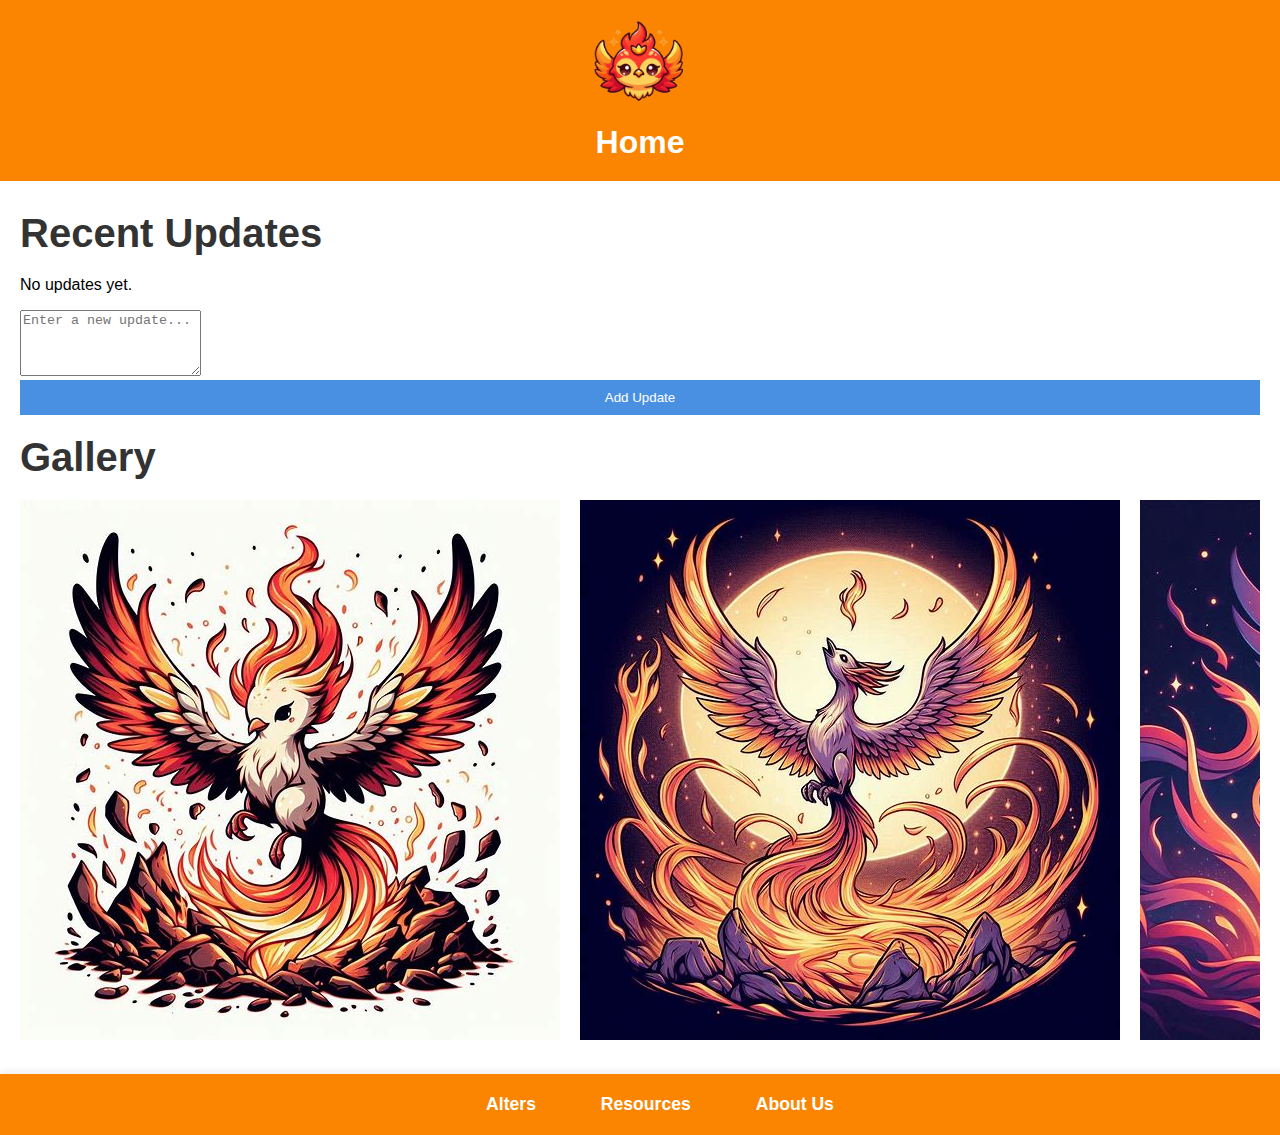
<file: index.html>
<!DOCTYPE html>
<html lang="en">
<head>
    <meta charset="UTF-8">
    <meta name="viewport" content="width=device-width, initial-scale=1.0">
    <title>My DID System</title>
    <link rel="stylesheet" href="css/styles.css">
    <link rel="preconnect" href="https://fonts.googleapis.com">
    <link rel="preconnect" href="https://fonts.gstatic.com" crossorigin>
    <link href="https://fonts.googleapis.com/css2?family=Quicksand:wght@300..700&display=swap" rel="stylesheet">
</head>
<body>
    <header>
        <div class="header-content Quicksand">
            <img src="images/phoenix.png" alt="System Logo" class="header-image">
            <h1>Home</h1>
        </div>
    </header>    

    <main class="main-content">
        <section class="updates-section">
            <h2>Recent Updates</h2>
            <div id="updates-container" class="updates-container">
                <!-- Updates will be displayed here -->
            </div>
            <div class="update-input">
                <textarea id="update-text" placeholder="Enter a new update..." rows="4"></textarea>
                <button id="add-update-btn">Add Update</button>
            </div>
        </section>

        <!-- Scrolling Gallery Section -->
        <section class="scrolling-gallery">
            <h2 class="gallery-title">Gallery</h2>
            <div class="gallery-container">
                <div class="gallery-item">
                    <img src="images/phoenix1.jpg" alt="Image 1">
                </div>
                <div class="gallery-item">
                    <img src="images/phoenix2.jpg" alt="Image 2">
                </div>
                <div class="gallery-item">
                    <img src="images/phoenix3.jpg" alt="Image 3">
                </div>
                <div class="gallery-item">
                    <img src="images/phoenix4.jpg" alt="Image 4">
                </div>
                <div class="gallery-item">
                    <img src="images/phoenix5.jpg" alt="Image 5">
                </div>
                <!-- Add more gallery items as needed -->
            </div>
        </section>
    </main>

    </main>

    <footer>
        <nav class="Quicksand">
            <ul>
                <li><a href="alters.html">Alters</a></li>
                <li><a href="resources.html">Resources</a></li>
                <li><a href="about.html">About Us</a></li>
            </ul>
        </nav>
    </footer>

    <script src="script.js"></script>
</body>
</file>
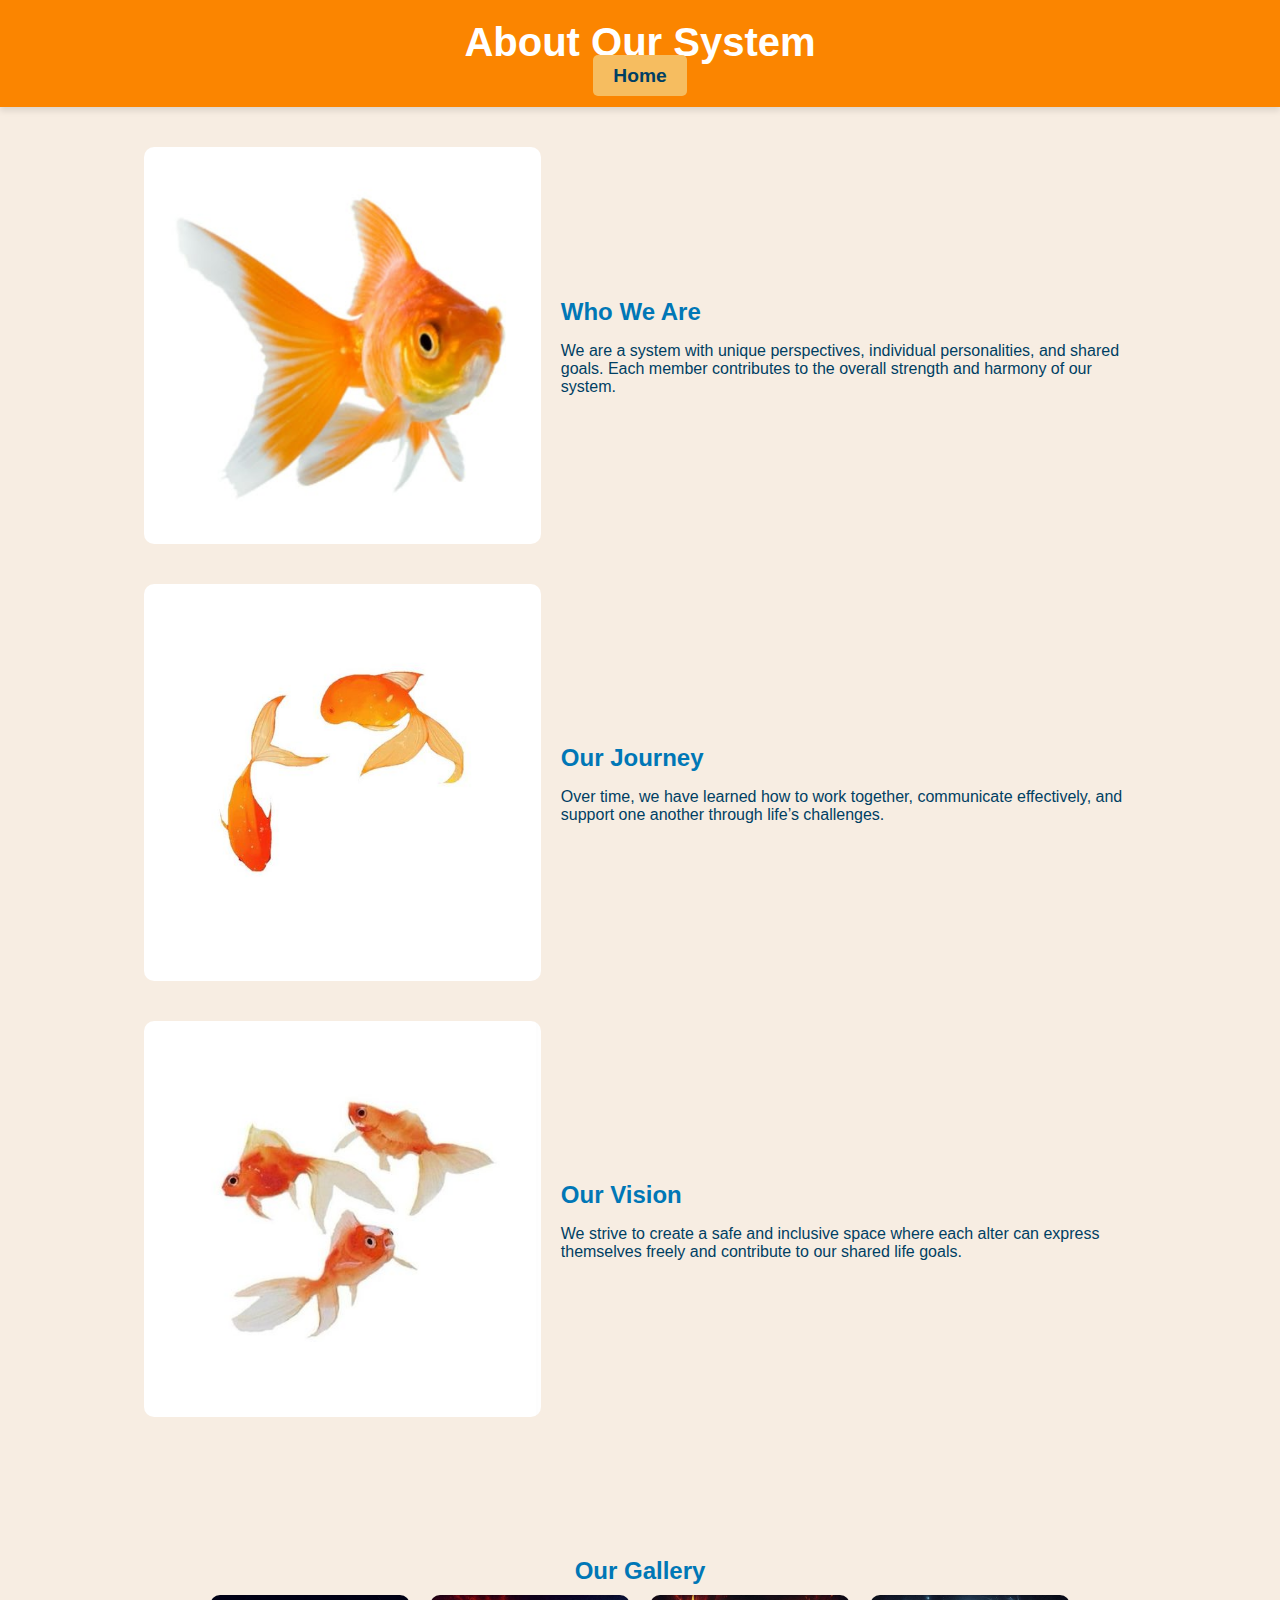
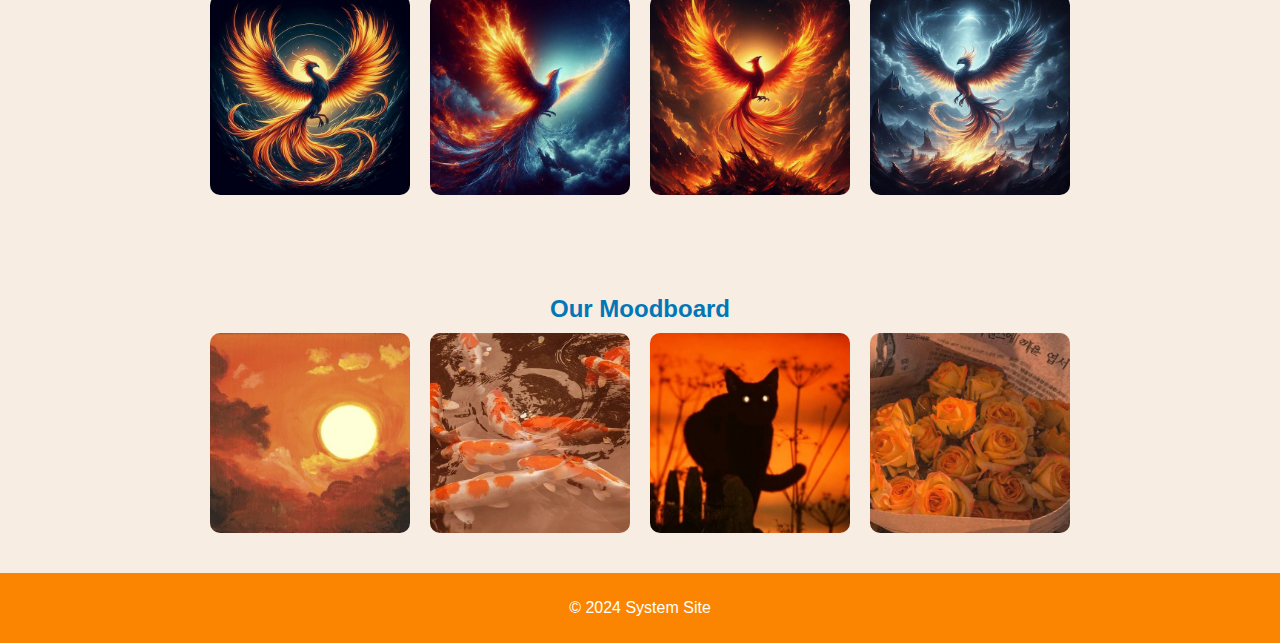
<file: about.html>
<!DOCTYPE html>
<html lang="en">
<head>
    <meta charset="UTF-8">
    <meta name="viewport" content="width=device-width, initial-scale=1.0">
    <title>About Us</title>
    <link rel="stylesheet" href="css/about.css">
</head>
<body>
    <!-- Header Section -->
    <header>
        <h1>About Our System</h1>
        <nav>
            <a href="index.html" class="home-btn">Home</a>
        </nav>
    </header>

    <!-- Main Section -->
    <main>
        <!-- Intro Section with Images -->
        <section class="about-section">
            <div class="about-content">
                <img src="images/about1.jpg" alt="About Image 1">
                <div class="text-box">
                    <h2>Who We Are</h2>
                    <p>We are a system with unique perspectives, individual personalities, and shared goals. Each member contributes to the overall strength and harmony of our system.</p>
                </div>
            </div>

            <div class="about-content">
                <img src="images/about2.jpg" alt="About Image 2">
                <div class="text-box">
                    <h2>Our Journey</h2>
                    <p>Over time, we have learned how to work together, communicate effectively, and support one another through life’s challenges.</p>
                </div>
            </div>

            <div class="about-content">
                <img src="images/about3.jpg" alt="About Image 3">
                <div class="text-box">
                    <h2>Our Vision</h2>
                    <p>We strive to create a safe and inclusive space where each alter can express themselves freely and contribute to our shared life goals.</p>
                </div>
            </div>
        </section>

        <!-- Gallery Section -->
        <section class="gallery-section">
            <h2>Our Gallery</h2>
            <div class="gallery-container">
                <img src="images/gallery1.jpg" alt="Gallery Image 1">
                <img src="images/gallery2.jpg" alt="Gallery Image 2">
                <img src="images/gallery3.jpg" alt="Gallery Image 3">
                <img src="images/gallery4.jpg" alt="Gallery Image 4">
            </div>
        </section>

        <!-- Moodboard Section -->
        <section class="moodboard-section">
            <h2>Our Moodboard</h2>
            <div class="moodboard-container">
                <img src="images/mood1.jpg" alt="Moodboard Image 1">
                <img src="images/mood2.jpg" alt="Moodboard Image 2">
                <img src="images/mood3.jpg" alt="Moodboard Image 3">
                <img src="images/mood4.jpg" alt="Moodboard Image 4">
            </div>
        </section>
    </main>

    <!-- Footer Section -->
    <footer>
        <p>&copy; 2024 System Site</p>
    </footer>

</body>
</html>
</file>
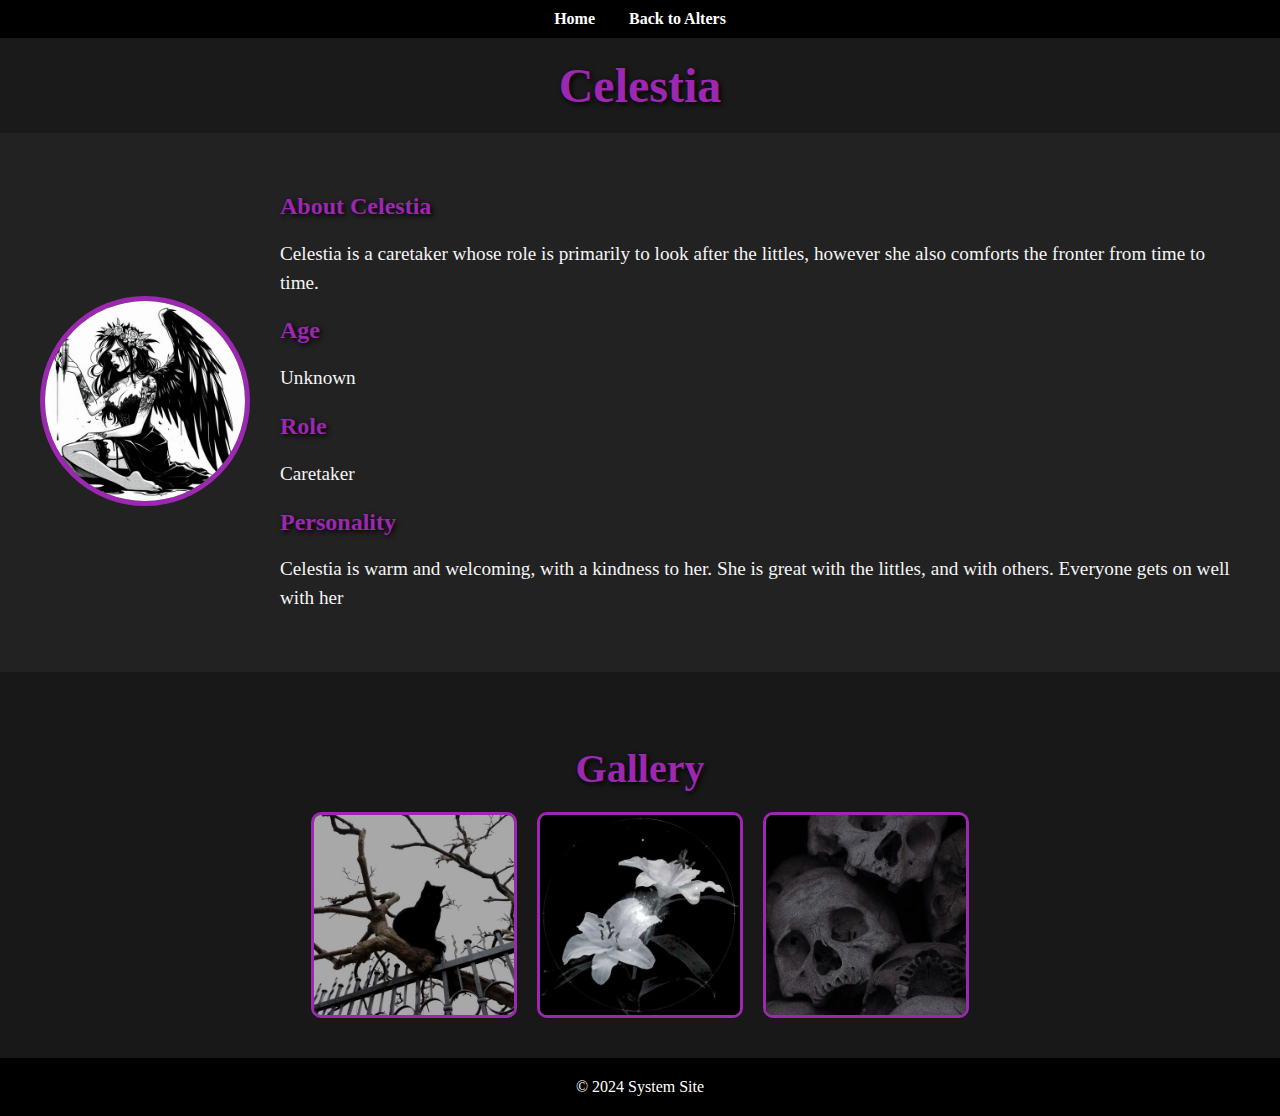
<file: celestia.html>
<!DOCTYPE html>
<html lang="en">
<head>
    <meta charset="UTF-8">
    <meta name="viewport" content="width=device-width, initial-scale=1.0">
    <title>Celestia's Profile</title>
    <link rel="stylesheet" href="css/celestia.css">
</head>
<body>
    <header>
        <nav>
            <a href="index.html" class="nav-link">Home</a>
            <a href="alters.html" class="nav-link">Back to Alters</a>
        </nav>
        <h1>Celestia</h1>
    </header>

    <main>
        <section class="profile">
            <div class="profile-image">
                <img src="images/Celestia.png" alt="Celestia's Picture">
            </div>
            <div class="profile-info">
                <h2>About Celestia</h2>
                <p>Celestia is a caretaker whose role is primarily to look after the littles, however she also comforts the fronter from time to time.</p>

                <h2>Age</h2>
                <p>Unknown</p>

                <h2>Role</h2>
                <p>Caretaker</p>

                <h2>Personality</h2>
                <p>Celestia is warm and welcoming, with a kindness to her. She is great with the littles, and with others. Everyone gets on well with her</p>
            </div>
        </section>

        <section class="gallery">
            <h2>Gallery</h2>
            <div class="gallery-container">
                <img src="images/celestia-1.jpg" alt="Celestia's Gallery Image 1">
                <img src="images/celestia-2.jpg" alt="Celestia's Gallery Image 2">
                <img src="images/celestia-3.jpg" alt="Celestia's Gallery Image 3">
            </div>
        </section>
    </main>

    <footer>
        <p>&copy; 2024 System Site</p>
    </footer>
</body>
</html>
</file>
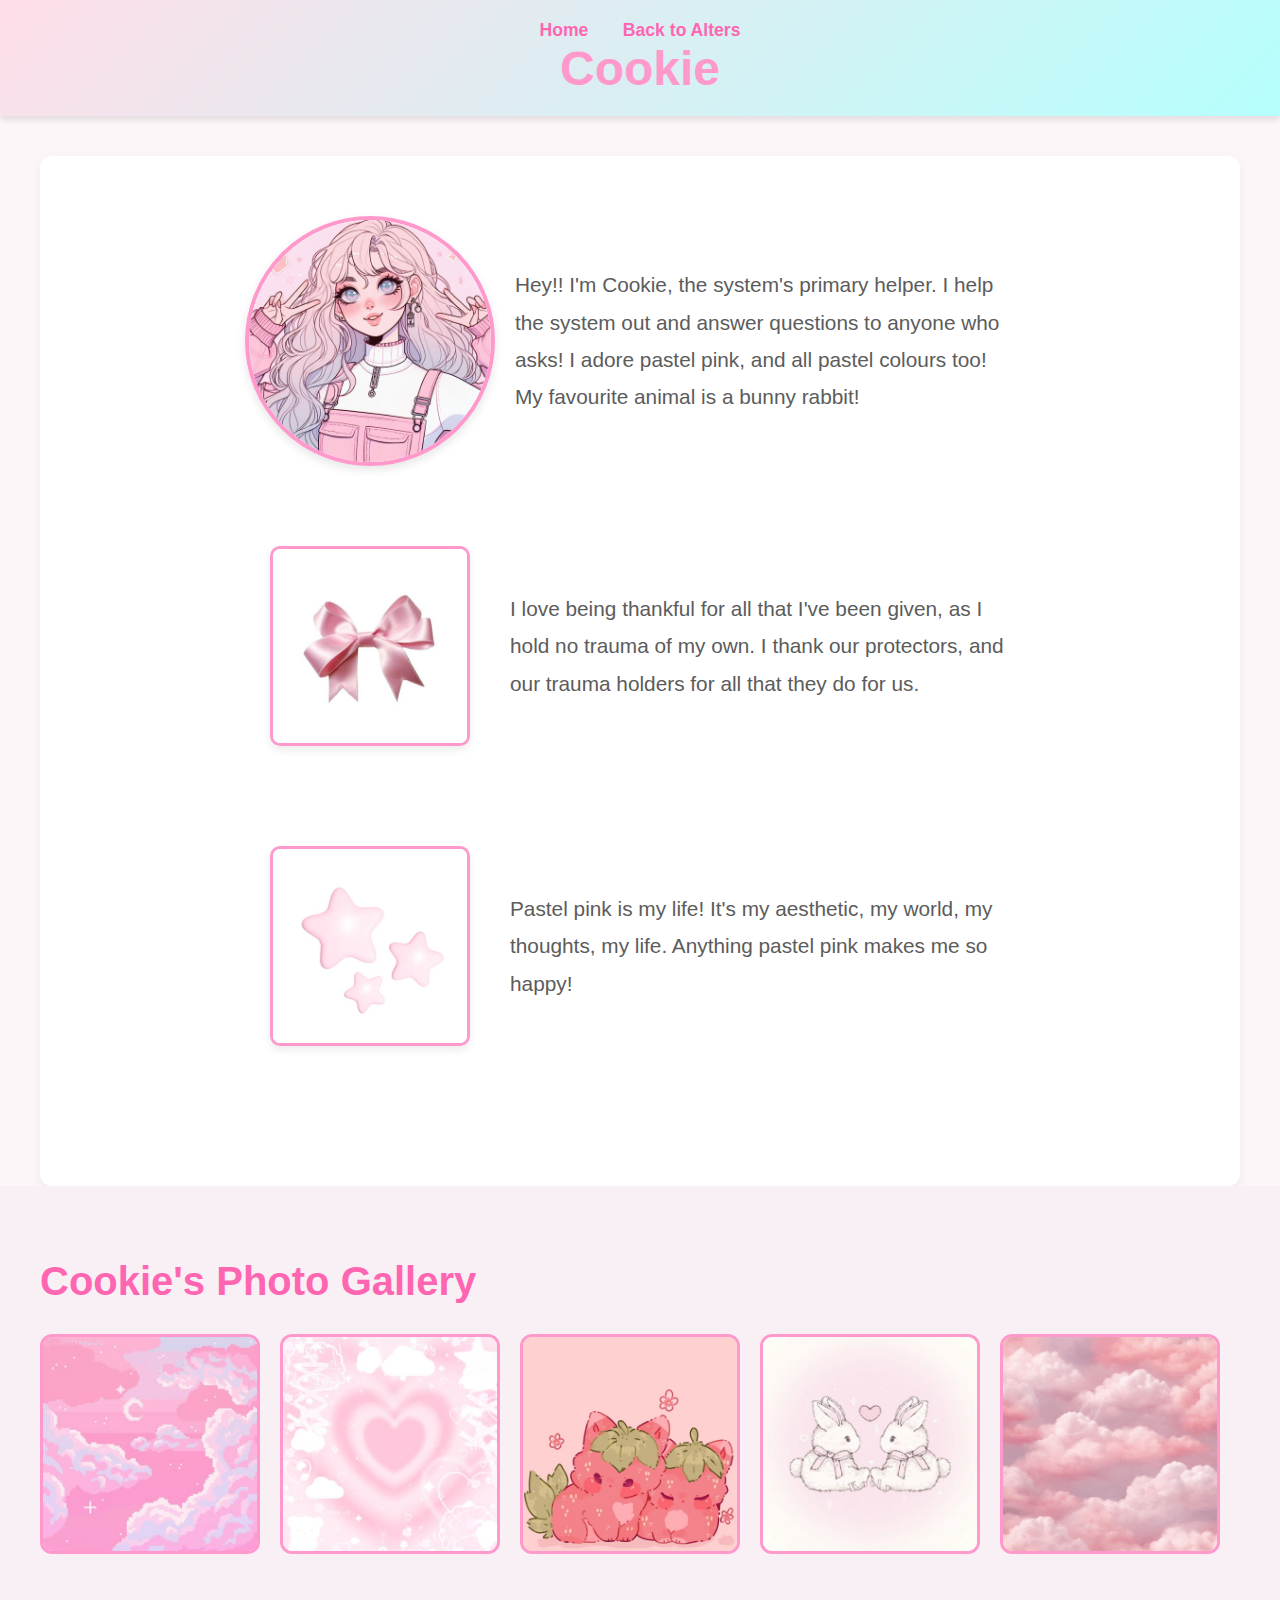
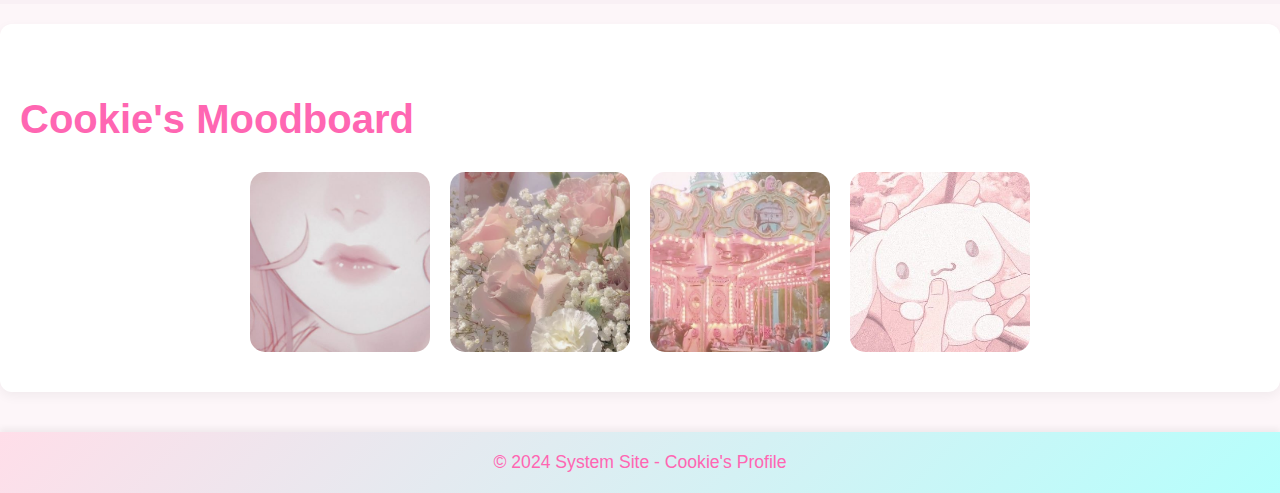
<file: cookie.html>
<!DOCTYPE html>
<html lang="en">
<head>
    <meta charset="UTF-8">
    <meta name="viewport" content="width=device-width, initial-scale=1.0">
    <title>Cookie's Profile</title>
    <link rel="stylesheet" href="css/cookie.css">
</head>
<body>
    <header>
        <nav>
            <a href="index.html" class="nav-link">Home</a>
            <a href="alters.html" class="nav-link">Back to Alters</a>
        </nav>
        <h1>Cookie</h1>
    </header>

    <main>
        <!-- Profile Section -->
        <section class="profile-section">
            <div class="profile-info">
                <div class="text-with-image">
                    <img src="images/Cookie.png" alt="Cookie's Image" class="profile-pic">
                    <p class="text-block">Hey!! I'm Cookie, the system's primary helper. I help the system out and answer questions to anyone who asks! I adore pastel pink, and all pastel colours too! My favourite animal is a bunny rabbit!</p>
                </div>

                <div class="text-with-image">
                    <img src="images/cookie-4.jpg" alt="Cookie Having Fun" class="side-image">
                    <p class="text-block">I love being thankful for all that I've been given, as I hold no trauma of my own. I thank our protectors, and our trauma holders for all that they do for us.</p>
                </div>

                <div class="text-with-image">
                    <img src="images/cookie-5.jpg" alt="Cookie with Bunny" class="side-image">
                    <p class="text-block">Pastel pink is my life! It's my aesthetic, my world, my thoughts, my life. Anything pastel pink makes me so happy! </p>
                </div>
            </div>
        </section>

        <!-- Scrolling Gallery -->
        <section class="gallery-section">
            <h2>Cookie's Photo Gallery</h2>
            <div class="gallery-container">
                <div class="gallery">
                    <img src="images/cookie-1.jpg" alt="Gallery Image 1">
                    <img src="images/cookie-2.jpg" alt="Gallery Image 2">
                    <img src="images/cookie-3.jpg" alt="Gallery Image 3">
                    <img src="images/cookie-12.jpg" alt="Gallery Image 4">
                    <img src="images/cookie-14.gif" alt="Gallery Image 5">
                    <img src="images/cookie-15.jpg" alt="Gallery Image 6">
                    <img src="images/cookie-16.jpg" alt="Gallery Image 7">
                    <img src="images/cookie-17.jpg" alt="Gallery Image 8">
                    <img src="images/cookie-18.jpg" alt="Gallery Image 9">
                    <img src="images/cookie-19.jpg" alt="Gallery Image 10">
                </div>
            </div>
        </section>

        <!-- Moodboard Section -->
        <section class="moodboard-section">
            <h2>Cookie's Moodboard</h2>
            <div class="moodboard-container">
                <img src="images/cookie-7.jpg" alt="Moodboard Image 1">
                <img src="images/cookie-8.jpg" alt="Moodboard Image 2">
                <img src="images/cookie-9.jpg" alt="Moodboard Image 3">
                <img src="images/cookie-10.jpg" alt="Moodboard Image 4">
            </div>
        </section>
    </main>

    <footer>
        <p>&copy; 2024 System Site - Cookie's Profile</p>
    </footer>
</body>
</html>
</file>
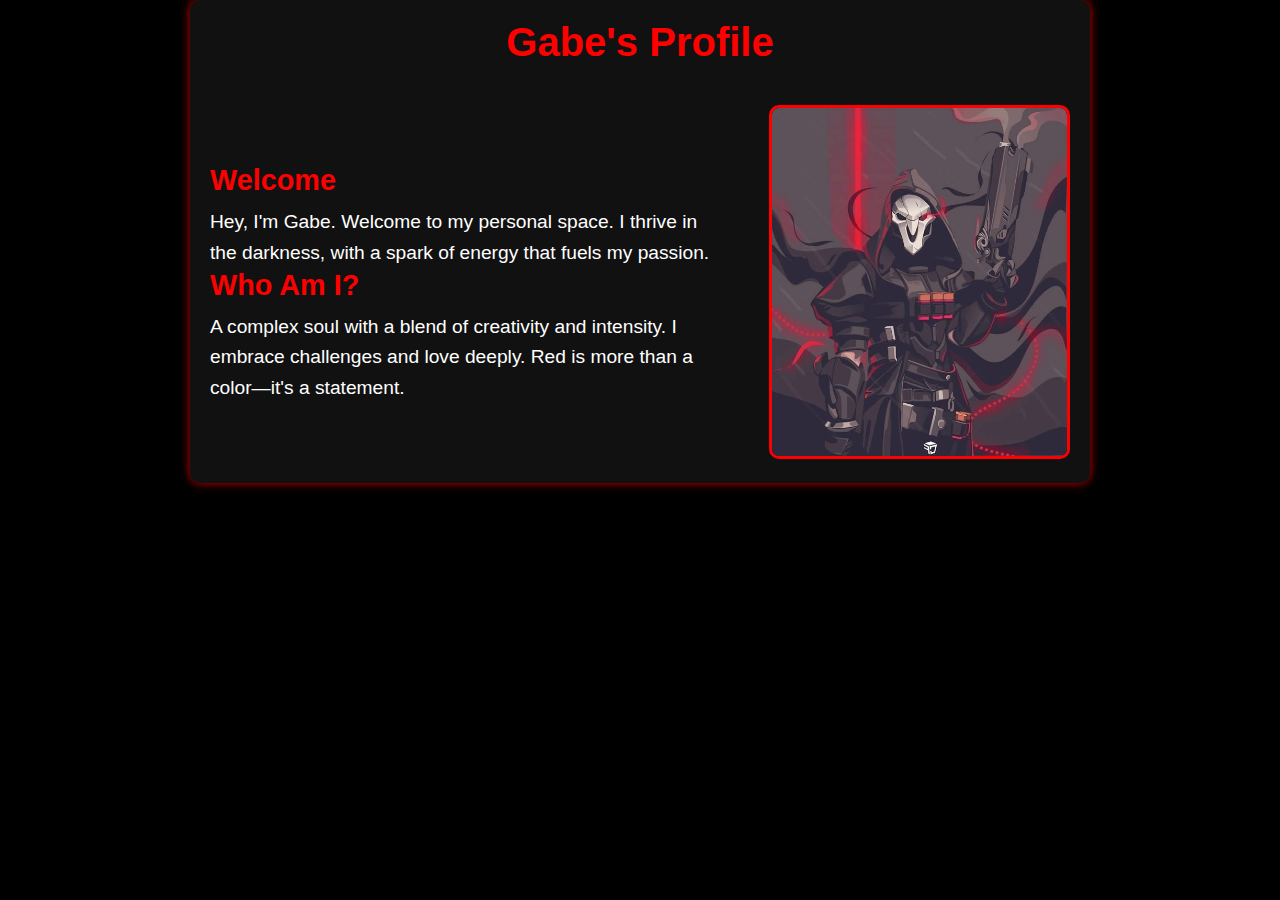
<file: gabe.html>
<!DOCTYPE html>
<html lang="en">
<head>
    <meta charset="UTF-8">
    <meta name="viewport" content="width=device-width, initial-scale=1.0">
    <title>Gabe's Profile</title>
    <link rel="stylesheet" href="css/gabe.css">
</head>
<body>
    <div class="container">
        <header>
            <h1>Gabe's Profile</h1>
        </header>

        <div class="profile-content">
            <div class="profile-info">
                <h2>Welcome</h2>
                <p>Hey, I'm Gabe. Welcome to my personal space. I thrive in the darkness, with a spark of energy that fuels my passion.</p>

                <h2>Who Am I?</h2>
                <p>A complex soul with a blend of creativity and intensity. I embrace challenges and love deeply. Red is more than a color—it's a statement.</p>
            </div>

            <div class="profile-image">
                <img src="images/Gabe.png" alt="Profile picture of Gabe">
            </div>
        </div>
    </div>
</body>
</html>
</file>
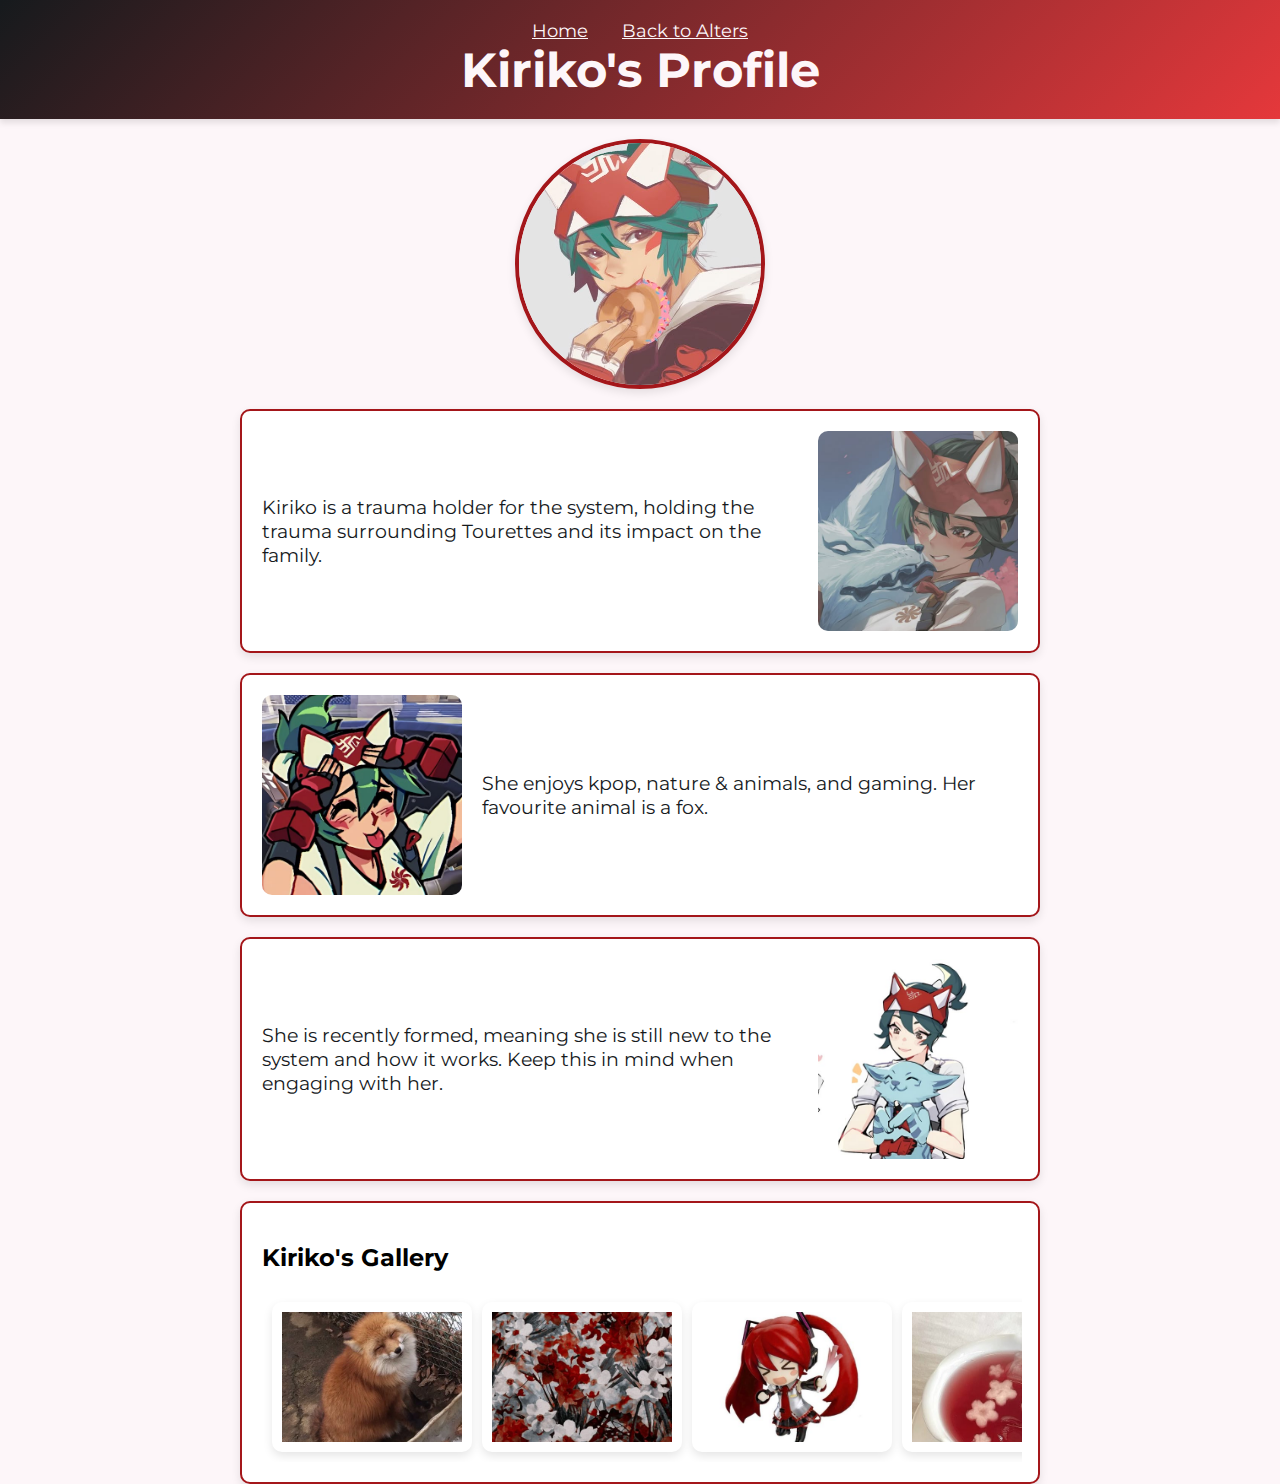
<file: kiriko.html>
<!DOCTYPE html>

<html lang="en">
    <head>
        <meta charset="UTF-8">
        <meta name="viewport" content="width=device-width, initial-scale=1.0">
        <title>Kiriko's Profile</title>
        <link rel="stylesheet" href="css/kiriko.css">
        <link rel="preconnect" href="https://fonts.googleapis.com">
        <link rel="preconnect" href="https://fonts.gstatic.com" crossorigin>
        <link href="https://fonts.googleapis.com/css2?family=Montserrat:ital,wght@0,100..900;1,100..900&display=swap" rel="stylesheet">
    </head>
    <body>
        <div class="container">
            <header>
                <nav>
                    <a href="index.html" class="nav-link">Home</a>
                    <a href="alters.html" class="nav-link">Back to Alters</a>
                    <h1>Kiriko's Profile</h1>
                </nav>
            </header>
            <main>
                <div class="profile-content">
                    <img src="images/Kiriko.png" class="profile-img"> 
                    <div class="container-2">
                        <p class="text-block">Kiriko is a trauma holder for the system, holding the trauma surrounding Tourettes and its impact on the family.</p>
                        <img src="images/kiriko-1.jpg">
                    </div>
                    <div class="container-2">
                        <img src="images/kiriko-2.jpg">
                        <p class="text-block">She enjoys kpop, nature & animals, and gaming. Her favourite animal is a fox.</p>
                    </div>
                    <div class="container-2">
                        <p class="text-block">She is recently formed, meaning she is still new to the system and how it works. Keep this in mind when engaging with her.</p>
                        <img src="images/kiriko-3.jpg">
                    </div>
                    <div class="container-2">
                        <section class = "gallery">
                            <h2>Kiriko's Gallery</h2>
                            <div class="images">
                                <img src="images/kiriko-4.jpg" alt="Kiriko image 1">
                                <img src="images/kiriko-5.jpg" alt="Kiriko image 2">
                                <img src="images/kiriko-6.jpg" alt="Kiriko image 3">
                                <img src="images/kiriko-7.jpg" alt="Kiriko image 4">
                            </div>
                        </section>
                    </div>
                </div> 
            </main>
        </div>
    </body> 
</html>
</file>
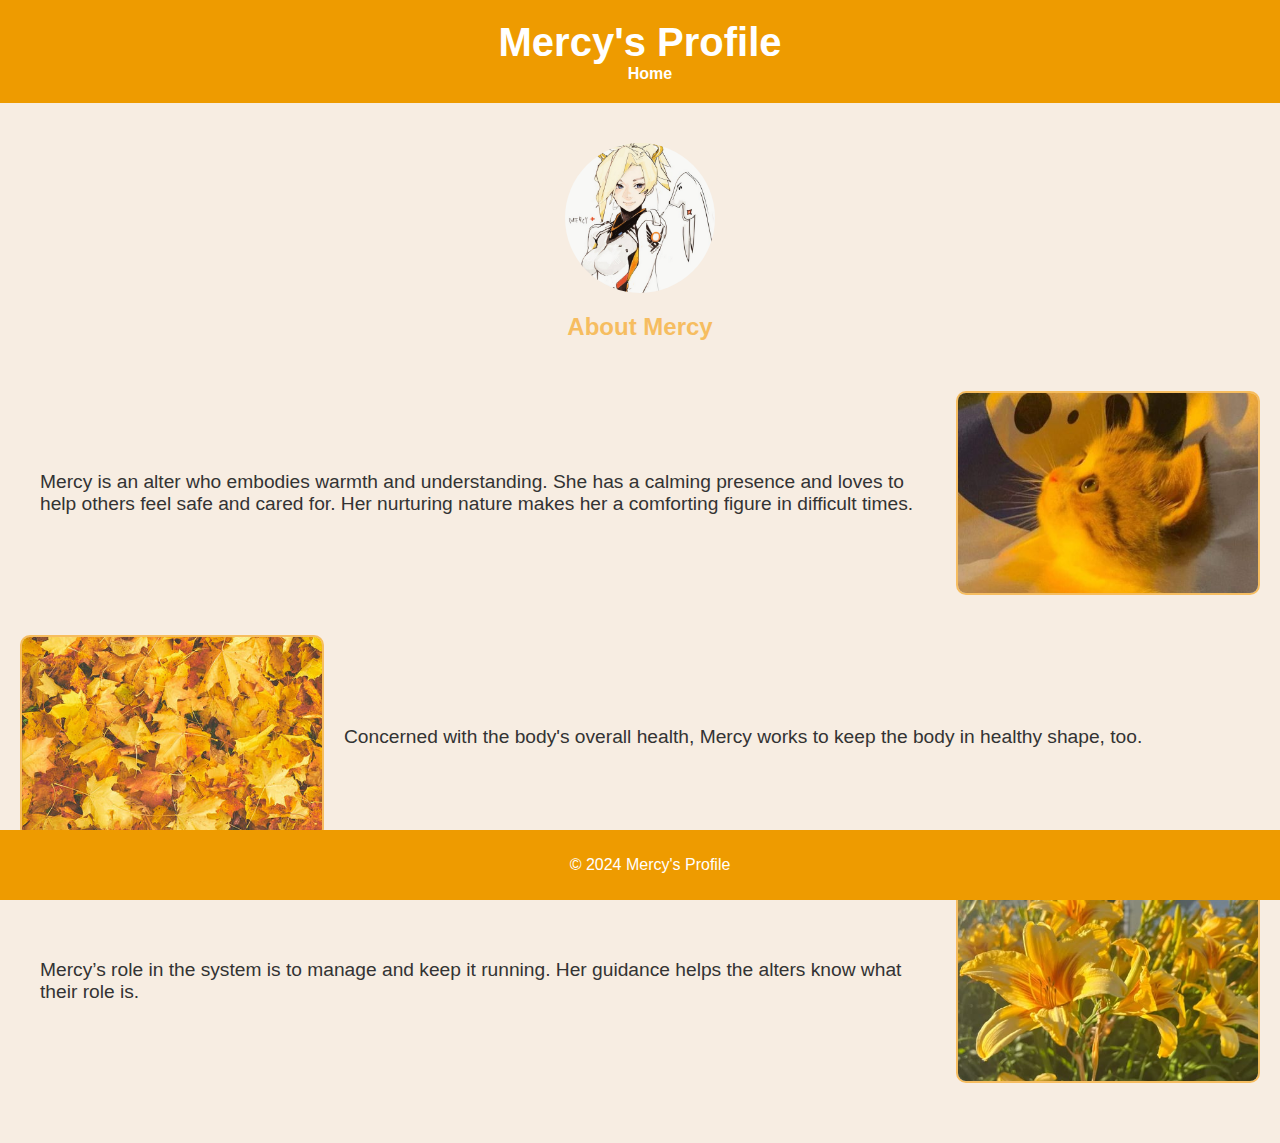
<file: mercy.html>
<!DOCTYPE html>
<html lang="en">
<head>
    <meta charset="UTF-8">
    <meta name="viewport" content="width=device-width, initial-scale=1.0">
    <title>Mercy - Alter Profile</title>
    <link rel="stylesheet" href="css/mercy.css">
</head>
<body>
    <header>
        <h1>Mercy's Profile</h1>
        <nav>
            <a href="index.html">Home</a>
        </nav>
    </header>

    <main>
        <section class="profile">
            <img src="images/Mercy.png" alt="Mercy" class="profile-img">
            <h2>About Mercy</h2>
        </section>

        <!-- First Text and Image Block -->
        <div class="text-image-container">
            <p>Mercy is an alter who embodies warmth and understanding. She has a calming presence and loves to help others feel safe and cared for. Her nurturing nature makes her a comforting figure in difficult times.</p>
            <img src="images/mercy-1.jpg" alt="Mercy Image 1">
        </div>

        <!-- Second Text and Image Block -->
        <div class="text-image-container">
            <img src="images/mercy-2.jpg" alt="Mercy Image 2">
            <p>Concerned with the body's overall health, Mercy works to keep the body in healthy shape, too.</p>
        </div>

        <!-- Third Text and Image Block -->
        <div class="text-image-container">
            <p>Mercy’s role in the system is to manage and keep it running. Her guidance helps the alters know what their role is. </p>
            <img src="images/mercy-3.jpg" alt="Mercy Image 3">
        </div>

    </main>

    <footer>
        <p>&copy; 2024 Mercy's Profile</p>
    </footer>
</body>
</html>
</file>
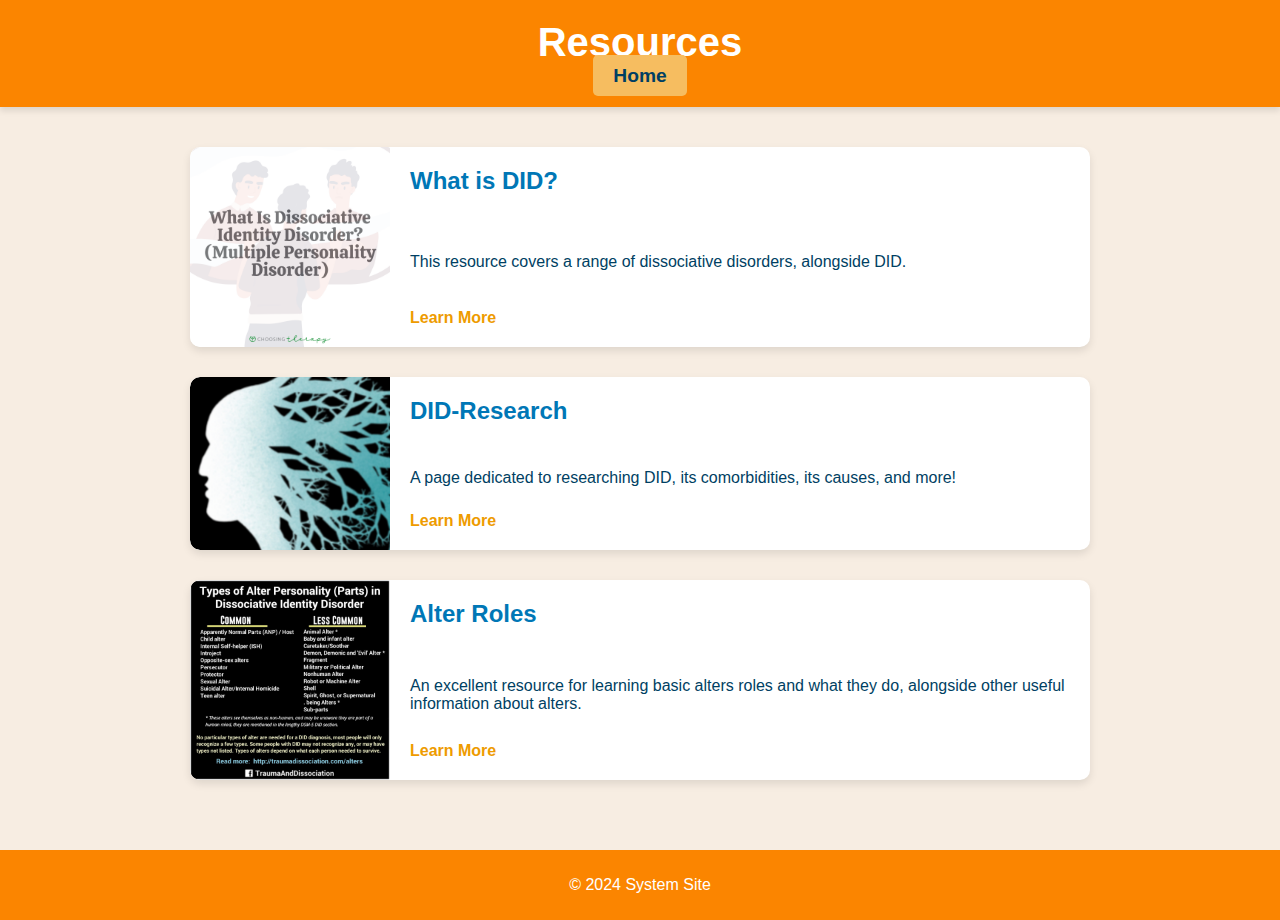
<file: resources.html>
<!DOCTYPE html>
<html lang="en">
<head>
    <meta charset="UTF-8">
    <meta name="viewport" content="width=device-width, initial-scale=1.0">
    <title>Resources</title>
    <link rel="stylesheet" href="css/resources.css">
</head>
<body>
    <!-- Header Section -->
    <header>
        <h1>Resources</h1>
        <nav>
            <a href="index.html" class="home-btn">Home</a>
        </nav>
    </header>

    <!-- Main Section -->
    <main>
        <section class="resource-list">
            <!-- Resource 1 -->
            <div class="resource-container">
                <img src="images/resource1.png" alt="Resource 1" class="resource-img">
                <div class="resource-info">
                    <h2>What is DID?</h2>
                    <p>This resource covers a range of dissociative disorders, alongside DID.</p>
                    <a href="https://www.mind.org.uk/information-support/types-of-mental-health-problems/dissociation-and-dissociative-disorders/dissociative-disorders/" target="_blank" class="resource-link">Learn More</a>
                </div>
            </div>

            <!-- Resource 2 -->
            <div class="resource-container">
                <img src="images/resource2.png" alt="Resource 2" class="resource-img">
                <div class="resource-info">
                    <h2>DID-Research</h2>
                    <p>A page dedicated to researching DID, its comorbidities, its causes, and more!</p>
                    <a href="https://did-research.org/" target="_blank" class="resource-link">Learn More</a>
                </div>
            </div>

            <!-- Resource 3 -->
            <div class="resource-container">
                <img src="images/resource3.jpg" alt="Resource 3" class="resource-img">
                <div class="resource-info">
                    <h2>Alter Roles</h2>
                    <p>An excellent resource for learning basic alters roles and what they do, alongside other useful information about alters.</p>
                    <a href="http://traumadissociation.com/alters" target="_blank" class="resource-link">Learn More</a>
                </div>
            </div>
        </section>
    </main>

    <!-- Footer Section -->
    <footer>
        <p>&copy; 2024 System Site</p>
    </footer>

</body>
</html>
</file>
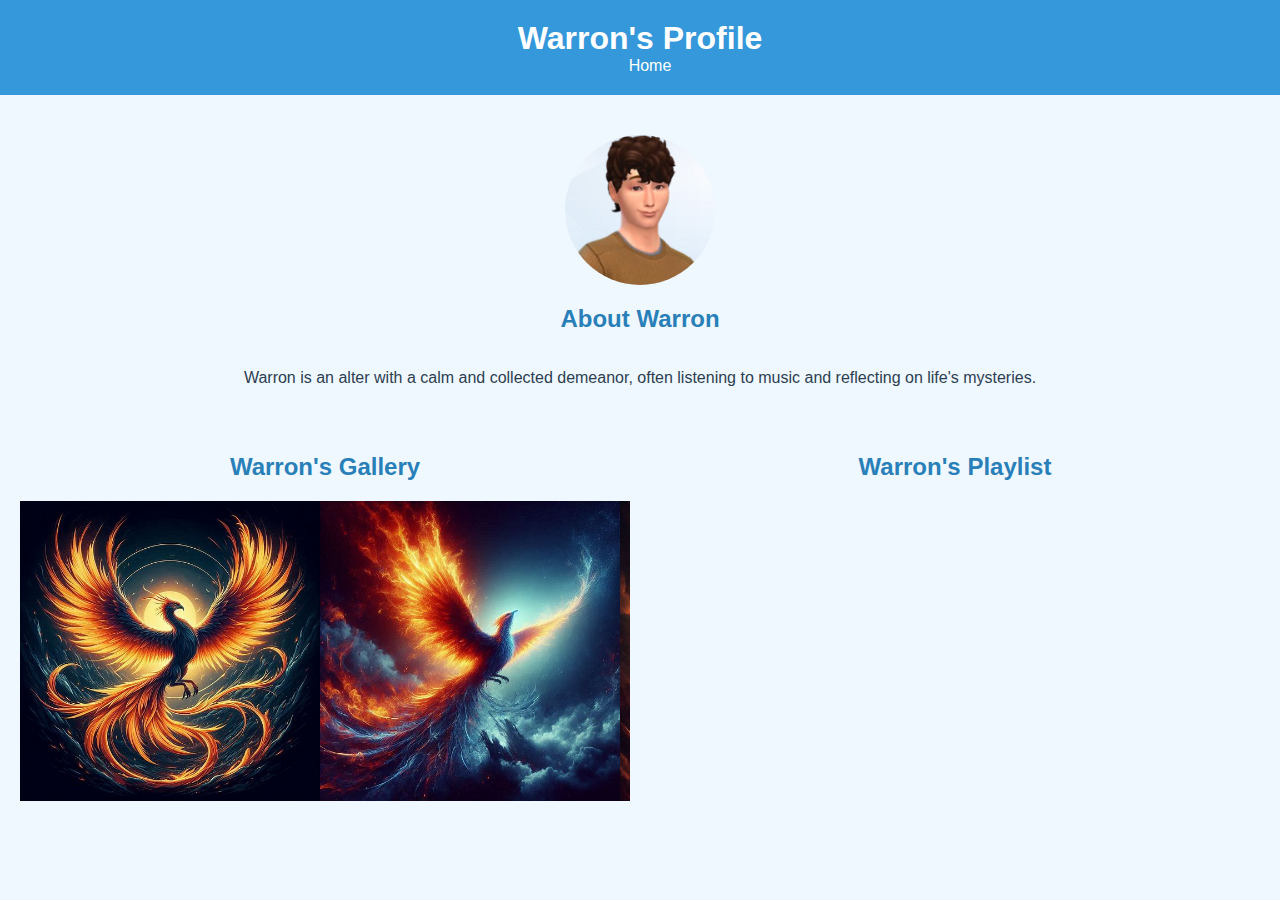
<file: warron.html>
<!DOCTYPE html>
<html lang="en">
<head>
    <meta charset="UTF-8">
    <meta name="viewport" content="width=device-width, initial-scale=1.0">
    <title>Warron - Alter Profile</title>
    <link rel="stylesheet" href="css/warron.css">
</head>
<body>
    <header>
        <h1>Warron's Profile</h1>
        <nav>
            <a href="index.html">Home</a>
        </nav>
    </header>

    <main>
        <section class="profile">
            <img src="images/Warron.png" alt="Warron" class="profile-img">
            <h2>About Warron</h2>
            <p>Warron is an alter with a calm and collected demeanor, often listening to music and reflecting on life's mysteries.</p>
        </section>

        <!-- Gallery and Playlist Container -->
        <div class="gallery-playlist-container">
            <!-- Gallery Section -->
            <section class="gallery">
                <h2>Warron's Gallery</h2>
                <div class="gallery-wrapper">
                    <div class="gallery-images">
                        <!-- Original set of images -->
                        <img src="images/gallery1.jpg" alt="Gallery Image 1">
                        <img src="images/gallery2.jpg" alt="Gallery Image 2">
                        <img src="images/gallery3.jpg" alt="Gallery Image 3">
                        <img src="images/gallery4.jpg" alt="Gallery Image 4">
                        
                        <!-- Duplicate set of images for seamless scrolling -->
                        <img src="images/gallery1.jpg" alt="Gallery Image 1">
                        <img src="images/gallery2.jpg" alt="Gallery Image 2">
                        <img src="images/gallery3.jpg" alt="Gallery Image 3">
                        <img src="images/gallery4.jpg" alt="Gallery Image 4">
                    </div>
                </div>
            </section>

            <!-- Playlist Section -->
            <section class="playlist">
                <h2>Warron's Playlist</h2>
                <iframe src="https://open.spotify.com/embed/playlist/yourplaylistID" allow="autoplay
</file>
<file: css/styles.css>
html, body {
    height: 100%;
    margin: 0;
}

body {
    font-family: Arial, sans-serif;
    margin: 0;
    padding: 0;
    display: flex;
    flex-direction: column;
}

header {
    background-color: #fb8500; /* Blue color */
    color: white;
    padding: 10px;
    text-align: center;
}

nav a {
    color: white;
    margin: 0 15px;
    text-decoration: none;
}

h1, h2 {
    margin: 10px 0;
}

main {
    padding: 20px;
    flex: 1;
}

.header-image {
    width: 100px;
    height: auto;
}

/* Gallery Section */
.gallery-section {
    padding: 40px;
    background-color: #f9f9f9;
    text-align: center;
}

h2 {
    font-size: 2.5em;
    color: #333;
    margin-bottom: 20px;
}

.gallery-container {
    overflow-x: auto;
    display: flex;
    justify-content: flex-start;
    align-items: center;
    gap: 20px;
    padding-bottom: 10px;
}

.gallery {
    display: flex;
    gap: 20px;
}

.gallery img {
    width: 250px;
    height: 250px;
    border-radius: 10px;
    object-fit: cover;
    transition: transform 0.3s ease;
    border: 3px solid #ccc;
}

.gallery img:hover {
    transform: scale(1.08);
}

/* Footer */
footer {
    text-align: center;
    padding: 20px;
    background-color: #4a90e2;
    color: white;
    font-size: 1.1em;
    box-shadow: 0 -4px 6px rgba(0, 0, 0, 0.05);
}
/* Alters container */
.alters-container {
    display: flex;
    flex-wrap: wrap;
    gap: 20px;
    justify-content: center;
}

.alter-box {
    background-color: white;
    padding: 20px;
    border-radius: 10px;
    box-shadow: 0 4px 8px rgba(0, 0, 0, 0.1);
    width: 300px;
    text-align: center;
}

.alter-box img {
    width: 100px;
    height: 100px;
    object-fit: cover;
    border-radius: 50%;
    margin-bottom: 15px;
}

.alter-box h2 {
    font-size: 1.5rem;
    margin-bottom: 10px;
}

.alter-box p {
    font-size: 1rem;
    margin: 5px 0;
}

footer {
    background-color: #fb8500; 
    color: white;
    text-align: center;
    padding: 10px;
    position: relative;
    bottom: 0;
    width: 100%;
}

/* Alter box styling */
.alter-box {
    border: 1px solid #ccc;
    padding: 10px;
    margin: 10px;
    border-radius: 5px;
}
 
footer {
    background-color: #fb8500; 
    color: white;
    text-align: center;
    padding: 20px;
    position: relative;
    bottom: 0;
    width: 100%;
}

footer ul {
    list-style-type: none; /* Remove default list styling */
    padding: 0; /* Remove default padding */
    margin: 0; /* Remove default margin */
}

footer li {
    display: inline; /* Display items inline */
    margin: 0 15px; /* Space between items */
}

footer li a {
    color: white; /* Link color */
    text-decoration: none; /* Remove underline */
    font-weight: bold; /* Make links bold */
}

footer li a:hover {
    text-decoration: underline; /* Underline on hover for clarity */
}

.alter-link {
    text-decoration: none; /* Remove underline */
    color: #ff7d00; /* Link color */
    transition: color 0.3s; /* Smooth transition for hover effect */
}

.alter-link:hover {
    color: #78290f; /* Darker shade on hover */
}

form {
    margin-top: 20px;
    padding: 10px;
    border: 1px solid #ddd;
    border-radius: 10px;
}

label {
    display: block;
    margin: 10px 0 5px;
}

input, button {
    width: 100%;
    padding: 10px;
    margin-bottom: 10px;
}

button {
    background-color: #4a90e2;
    color: white;
    border: none;
    cursor: pointer;
}

button:hover {
    background-color: #357ab8;
}
</file>
<file: css/about.css>
/* General Body and Font Styles */
body {
    font-family: 'Poppins', sans-serif;
    background-color: #f7ede2;
    color: #003f63;
    margin: 0;
    padding: 0;
}

header {
    background-color: #fb8500; 
    padding: 20px;
    text-align: center;
    color: white;
    box-shadow: 0 4px 6px rgba(0, 0, 0, 0.1);
}

h1 {
    font-size: 2.5em;
    margin: 0;
}

/* Home Button Style */
.home-btn {
    background-color: #f6bd60;
    color: #003f63;
    text-decoration: none;
    padding: 10px 20px;
    border-radius: 5px;
    font-weight: bold;
    font-size: 1.2em;
    transition: background-color 0.3s ease;
}

.home-btn:hover {
    background-color: #ee9b00;
    color: white;
}

/* About Section */
.about-section {
    display: flex;
    flex-direction: column;
    align-items: center;
    padding: 40px 20px;
}

.about-content {
    display: flex;
    align-items: center;
    margin-bottom: 40px;
    width: 80%;
    max-width: 1000px;
}

.about-content img {
    width: 40%;
    height: auto;
    border-radius: 10px;
    margin-right: 20px;
}

.text-box {
    width: 60%;
}

h2 {
    color: #0077b6;
    margin-bottom: 10px;
}

/* Gallery Section */
.gallery-section {
    padding: 40px 20px;
    text-align: center;
}

.gallery-container {
    display: flex;
    justify-content: center;
    gap: 20px;
    flex-wrap: wrap;
}

.gallery-container img {
    width: 200px;
    height: 200px;
    border-radius: 10px;
    object-fit: cover;
    transition: transform 0.3s ease;
}

.gallery-container img:hover {
    transform: scale(1.1);
}

/* Moodboard Section */
.moodboard-section {
    padding: 40px 20px;
    text-align: center;
}

.moodboard-container {
    display: flex;
    justify-content: center;
    gap: 20px;
    flex-wrap: wrap;
}

.moodboard-container img {
    width: 200px;
    height: 200px;
    border-radius: 10px;
    object-fit: cover;
    transition: transform 0.3s ease;
}

.moodboard-container img:hover {
    transform: scale(1.1);
}

/* Footer */
footer {
    text-align: center;
    padding: 10px;
    background-color: #fb8500; 
    color: white;
}
</file>
<file: css/celestia.css>
/* General Styles */
body {
    margin: 0;
    padding: 0;
    font-family: 'Georgia', serif;
    background-color: #1a1a1a;
    color: #f5f5f5;
}

h1, h2 {
    font-family: 'Times New Roman', Times, serif;
    color: #e0e0e0;
    text-shadow: 2px 2px 5px #000;
}

/* Navigation */
nav {
    background-color: #000;
    padding: 10px;
    text-align: center;
}

.nav-link {
    color: #fff;
    text-decoration: none;
    margin: 0 15px;
    font-weight: bold;
}

.nav-link:hover {
    color: #9c27b0; /* Dark purple for gothic flair */
}

/* Header */
header h1 {
    text-align: center;
    margin: 20px 0;
    font-size: 3em;
    color: #9c27b0; /* Gothic purple */
}

/* Profile Section */
.profile {
    display: flex;
    justify-content: center;
    align-items: center;
    padding: 40px;
    background-color: #222;
}

.profile-image img {
    border: 5px solid #9c27b0;
    border-radius: 50%;
    width: 200px;
    height: 200px;
    object-fit: cover;
}

.profile-info {
    margin-left: 30px;
}

.profile-info h2 {
    color: #9c27b0;
}

.profile-info p {
    line-height: 1.5;
    font-size: 1.2em;
}

/* Gallery */
.gallery {
    text-align: center;
    padding: 40px;
    background-color: #181818;
}

.gallery h2 {
    font-size: 2.5em;
    margin-bottom: 20px;
    color: #9c27b0;
}

.gallery-container {
    display: flex;
    justify-content: center;
    gap: 20px;
}

.gallery-container img {
    width: 200px;
    height: 200px;
    border-radius: 10px;
    border: 3px solid #9c27b0;
    object-fit: cover;
    transition: transform 0.3s ease;
}

.gallery-container img:hover {
    transform: scale(1.1);
}

/* Footer */
footer {
    text-align: center;
    padding: 20px;
    background-color: #000;
    color: #fff;
}

footer p {
    margin: 0;
    font-size: 1em;
}
</file>
<file: css/cookie.css>
/* General Styles */
body {
    font-family: 'Poppins', sans-serif;
    background-color: #fdf6f9;
    color: #5c5c5c;
    margin: 0;
    padding: 0;
}

* {
    box-sizing: border-box;
}

/* Header */
header {
    text-align: center;
    padding: 20px;
    background: linear-gradient(135deg, #ffdee9, #b5fffc);
    box-shadow: 0 4px 6px rgba(0, 0, 0, 0.1);
}

h1 {
    font-size: 3em;
    color: #ff99cc;
    margin: 0;
}

.nav-link {
    margin: 0 15px;
    color: #ff66b2;
    font-weight: 600;
    text-decoration: none;
    font-size: 1.1em;
}

.nav-link:hover {
    color: #ff99cc;
}

/* Profile Section */
.profile-section {
    padding: 60px 20px;
    background-color: #ffffff;
    text-align: center;
    max-width: 1200px;
    margin: auto;
    box-shadow: 0 4px 12px rgba(0, 0, 0, 0.05);
    border-radius: 12px;
    margin-top: 40px;
}

.text-with-image {
    display: flex;
    align-items: center;
    justify-content: center;
    margin-bottom: 60px;
    flex-wrap: wrap;
}

.text-block {
    max-width: 500px;
    text-align: left;
    margin-left: 30px;
    font-size: 1.3em;
    color: #5c5c5c;
    line-height: 1.8;
    margin: 20px;
}

.profile-pic {
    width: 250px;
    height: 250px;
    border-radius: 50%;
    border: 4px solid #ff99cc;
    object-fit: cover;
    box-shadow: 0 4px 10px rgba(0, 0, 0, 0.1);
}

.side-image {
    width: 200px;
    height: 200px;
    border-radius: 10px;
    border: 3px solid #ff99cc;
    object-fit: cover;
    box-shadow: 0 4px 8px rgba(0, 0, 0, 0.08);
    margin: 20px;
}

/* Scrolling Gallery */
.gallery-section {
    padding: 40px;
    background-color: #f9f0f5;
}

h2 {
    font-size: 2.5em;
    color: #ff66b2;
    margin-bottom: 30px;
}

.gallery-container {
    overflow-x: auto;
    display: flex;
    gap: 20px;
    padding-bottom: 10px;
}

.gallery {
    display: flex;
    gap: 20px;
}

.gallery img {
    width: 220px;
    height: 220px;
    border-radius: 12px;
    object-fit: cover;
    transition: transform 0.3s ease;
    border: 3px solid #ff99cc;
}

.gallery img:hover {
    transform: scale(1.08);
}

/* Moodboard */
.moodboard-section {
    padding: 40px 20px;
    background-color: #ffffff;
    margin-top: 20px;
    border-radius: 12px;
    box-shadow: 0 4px 12px rgba(0, 0, 0, 0.05);
}

.moodboard-container {
    display: flex;
    justify-content: center;
    gap: 20px;
    flex-wrap: wrap;
}

.moodboard-container img {
    width: 180px;
    height: 180px;
    border-radius: 15px;
    object-fit: cover;
    transition: transform 0.3s ease;
}

.moodboard-container img:hover {
    transform: scale(1.1);
}

/* Footer */
footer {
    text-align: center;
    padding: 20px;
    background: linear-gradient(135deg, #ffdee9, #b5fffc);
    color: #ff66b2;
    font-size: 1.1em;
    box-shadow: 0 -4px 6px rgba(0, 0, 0, 0.05);
    margin-top: 40px;
}

footer p {
    margin: 0;
    font-size: 1em;
}
</file>
<file: css/gabe.css>
* {
    margin: 0;
    padding: 0;
    box-sizing: border-box;
}

body {
    font-family: 'Arial', sans-serif;
    background-color: #000; /* Black background */
    color: #fff; /* White text */
}

.container {
    max-width: 900px;
    margin: 0 auto;
    padding: 20px;
    background-color: #111; /* Slightly lighter black for contrast */
    border-radius: 10px;
    box-shadow: 0px 0px 10px rgba(255, 0, 0, 0.8); /* Red shadow */
}

header {
    text-align: center;
    margin-bottom: 40px;
}

h1 {
    font-size: 2.5em;
    color: #ff0000; /* Red header text */
    margin-bottom: 20px;
}

.profile-content {
    display: flex;
    justify-content: space-between;
    align-items: center;
}

.profile-info {
    width: 60%;
}

.profile-info h2 {
    font-size: 1.8em;
    color: #ff0000; /* Red subheadings */
    margin-bottom: 10px;
}

.profile-info p {
    font-size: 1.2em;
    line-height: 1.6;
}

.profile-image {
    width: 35%;
}

.profile-image img {
    width: 100%;
    border-radius: 10px;
    border: 3px solid #ff0000; /* Red border around image */
}

@media (max-width: 768px) {
    .profile-content {
        flex-direction: column;
        text-align: center;
    }

    .profile-info, .profile-image {
        width: 100%;
    }

    .profile-image {
        margin-top: 20px;
    }
}
</file>
<file: css/kiriko.css>
html, body {
    height: 100%;
    margin: 0;
}

body {
    font-family: "Montserrat", sans-serif;
    background-color: #fdf6f9;
    margin: 0;
    padding: 0;
}

* {
    box-sizing: border-box;
}

/* Header */
header {
    text-align: center;
    padding: 20px;
    background: linear-gradient(135deg, #161a1d, #e5383b);
    box-shadow: 0 4px 6px rgba(0, 0, 0, 0.1);
    width: 100%;
}

h1 {
    font-size: 3em;
    color: #fdf6f9;
    margin: 0;
}

main {
    padding: 20px;
}

.nav-link {
    font-size: 1.1em;
    color: #fdf6f9;
    margin: 0 15px;
}

.nav-link:hover {
    color: #d3d3d3;
}

/* Profile content container */
.profile-content {
    display: flex;
    flex-direction: column;
    align-items: center;
    text-align: center;
    height: 100vh;
}

/* Profile image styling */
.profile-img {
    width: 250px;
    height: 250px;
    border-radius: 50%;
    border: 4px solid #a4161a;
    object-fit: cover;
    box-shadow: 0 4px 10px rgba(0, 0, 0, 0.1);
    margin-bottom: 20px;
}

/* Container-2 styling */
.container-2 {
    display: flex;
    margin-bottom: 20px;
    max-width: 800px; /* Width for the whole content */
    padding: 20px;
    background-color: #fff;
    border: 2px solid #a4161a;
    border-radius: 10px;
    box-shadow: 0 4px 10px rgba(0, 0, 0, 0.1);
    gap: 20px; /* Space between the image and the text */
    text-align: left; /* Align text to the left */
    align-items: center; /* Vertically align text and image */
}

.container-2 .text-block {
    font-size: 1.2em;
    color: #161a1d;
    margin: 0;
    flex: 1; /* Make text take up the remaining space */
}

/* Styling for the second image inside container-2 */
.container-2 img {
    width: 200px; /* Set width for the image */
    height: auto;
    border-radius: 10px;
    object-fit: cover;
}

.gallery {
    width: 800px;
    margin: 0 auto;
}

.images {
    display: flex;
    gap: 10px;
    overflow-x: auto;
    white-space: nowrap; 
    padding: 10px;
    max-width: 760px;
}

.images img {
    height: 150px;
    flex-shrink: 0;
    border-radius: 10px;
    object-fit: cover;
    box-shadow: 0 4px 10px rgba(0, 0, 0, 0.1);
    padding: 10px;
}
</file>
<file: css/mercy.css>
/* General styling */
body {
    font-family: 'Arial', sans-serif;
    background-color: #f7ede2;
    color: #333;
    margin: 0;
    padding: 0;
}

header {
    background-color: #ee9b00;
    padding: 20px;
    text-align: center;
    color: white;
}

header h1 {
    margin: 0;
    font-size: 2.5em;
}

nav a {
    color: white;
    text-decoration: none;
    margin-left: 20px;
    font-weight: bold;
}

main {
    padding: 20px;
}

h2 {
    color: #f6bd60;
}

/* Profile Section */
.profile {
    display: flex;
    flex-direction: column;
    align-items: center;
    margin-bottom: 30px;
}

.profile-img {
    border-radius: 50%;
    width: 150px;
    height: 150px;
    margin-top: 20px;
}

/* Text and Image Container */
.text-image-container {
    display: flex;
    justify-content: space-between;
    align-items: center;
    margin-bottom: 40px;
}

.text-image-container p {
    flex: 1;
    margin-right: 20px;
    margin-left: 20px;
    font-size: 1.2em;
    color: #333;
}

.text-image-container img {
    flex: 0 0 300px;
    height: 200px;
    object-fit: cover;
    border-radius: 10px;
    border: 2px solid #f6bd60;
}

/* Footer */
footer {
    background-color: #ee9b00;
    text-align: center;
    padding: 10px;
    color: white;
    position: fixed;
    width: 100%;
    bottom: 0;
}
</file>
<file: css/resources.css>
/* General Body and Font Styles */
body {
    font-family: 'Poppins', sans-serif;
    background-color: #f7ede2;
    color: #003f63;
    margin: 0;
    padding: 0;
}

header {
    background-color: #fb8500;
    padding: 20px;
    text-align: center;
    color: white;
    box-shadow: 0 4px 6px rgba(0, 0, 0, 0.1);
}

h1 {
    font-size: 2.5em;
    margin: 0;
}

/* Home Button Style */
.home-btn {
    background-color: #f6bd60;
    color: #003f63;
    text-decoration: none;
    padding: 10px 20px;
    border-radius: 5px;
    font-weight: bold;
    font-size: 1.2em;
    transition: background-color 0.3s ease;
}

.home-btn:hover {
    background-color: #ee9b00;
    color: white;
}

/* Resource List Style */
.resource-list {
    display: flex;
    flex-direction: column;
    align-items: center;
    padding: 40px 20px;
}

/* Resource Container Style */
.resource-container {
    display: flex;
    background-color: white;
    border-radius: 10px;
    box-shadow: 0 4px 8px rgba(0, 0, 0, 0.1);
    margin-bottom: 30px;
    width: 80%;
    max-width: 900px;
    overflow: hidden;
    transition: transform 0.3s ease;
}

.resource-container:hover {
    transform: translateY(-10px);
}

/* Image in Resource Container */
.resource-img {
    width: 200px;
    height: auto;
    object-fit: cover;
    border-top-left-radius: 10px;
    border-bottom-left-radius: 10px;
}

/* Resource Information Section */
.resource-info {
    padding: 20px;
    display: flex;
    flex-direction: column;
    justify-content: space-between;
}

h2 {
    margin-top: 0;
    color: #0077b6;
}

.resource-link {
    color: #ee9b00;
    text-decoration: none;
    font-weight: bold;
}

.resource-link:hover {
    text-decoration: underline;
}

/* Footer Style */
footer {
    text-align: center;
    padding: 10px;
    background-color: #fb8500;
    color: white;
}
</file>
<file: css/warron.css>
/* General Styling */
body {
    font-family: Arial, sans-serif;
    background-color: #f0f8ff;
    color: #2c3e50;
    margin: 0;
    padding: 0;
}

header {
    background-color: #3498db;
    padding: 20px;
    text-align: center;
    color: white;
}

header h1 {
    margin: 0;
}

nav a {
    color: white;
    text-decoration: none;
    margin-left: 20px;
}

main {
    padding: 20px;
}

h2 {
    color: #2980b9;
}

/* Profile Section */
.profile {
    display: flex;
    flex-direction: column;
    align-items: center;
    margin-bottom: 30px;
}

.profile-img {
    border-radius: 50%;
    width: 150px;
    height: 150px;
    margin-top: 20px;
}

/* Gallery and Playlist Container */
.gallery-playlist-container {
    display: flex;
    justify-content: space-between;
    gap: 20px;
    margin-bottom: 30px;
}

/* Gallery Section */
.gallery {
    flex: 1;
    text-align: center;
}

.gallery-wrapper {
    overflow: hidden;
    width: 100%;
    height: 300px;
    position: relative;
}

.gallery-images {
    display: flex;
    width: calc(100% * 2); /* Double the width to repeat the images */
    animation: scrollGallery 15s linear infinite;
}

.gallery-images img {
    width: 25%; /* Adjust this depending on how many images you have */
    height: 300px;
    object-fit: cover;
}

@keyframes scrollGallery {
    0% { transform: translateX(0); }
    100% { transform: translateX(-50%); } /* Scroll half the width */
}

/* Playlist Section */
.playlist {
    flex: 1;
    text-align: center;
}

iframe {
    width: 100%;
    height: 300px;
    border: none;
}

/* Footer */
footer {
    background-color: #3498db;
    text-align: center;
    padding: 10px;
    position: fixed;
    width: 100%;
    bottom: 0;
    color: white;
}
</file>
